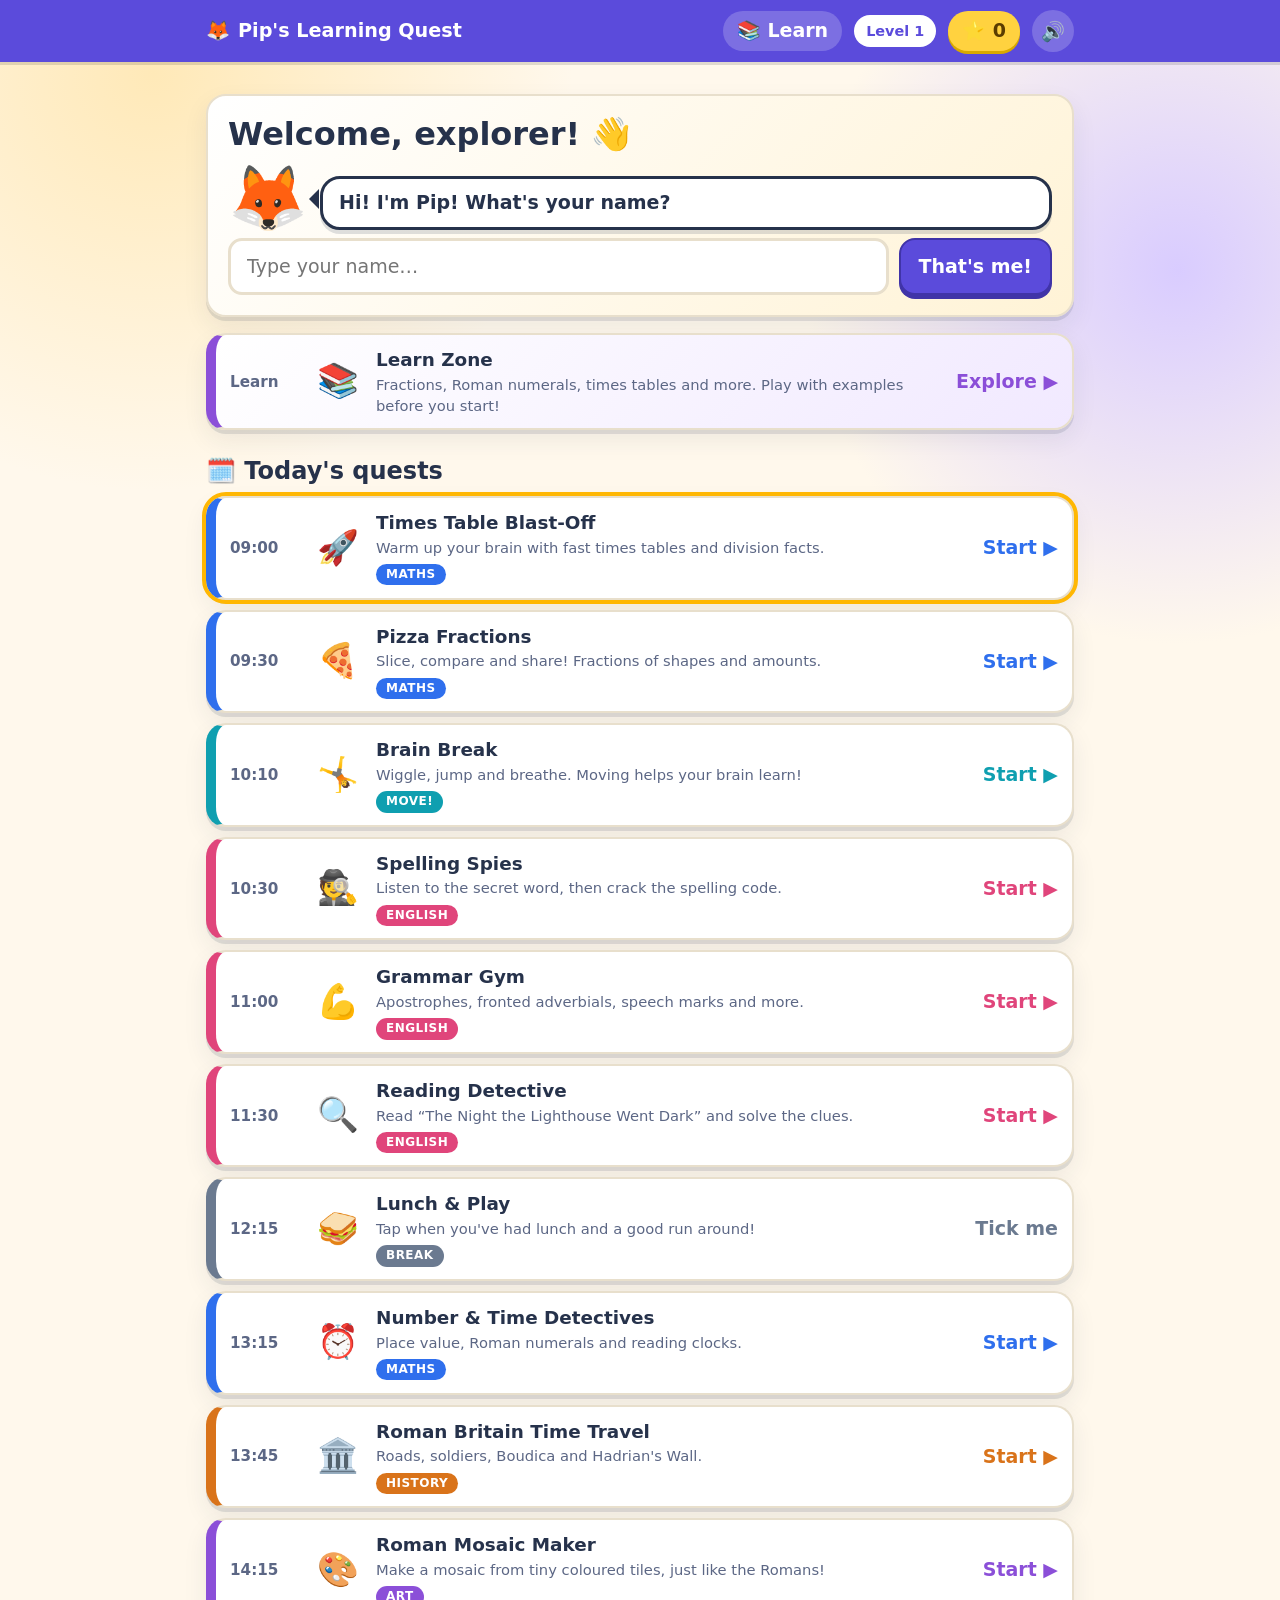
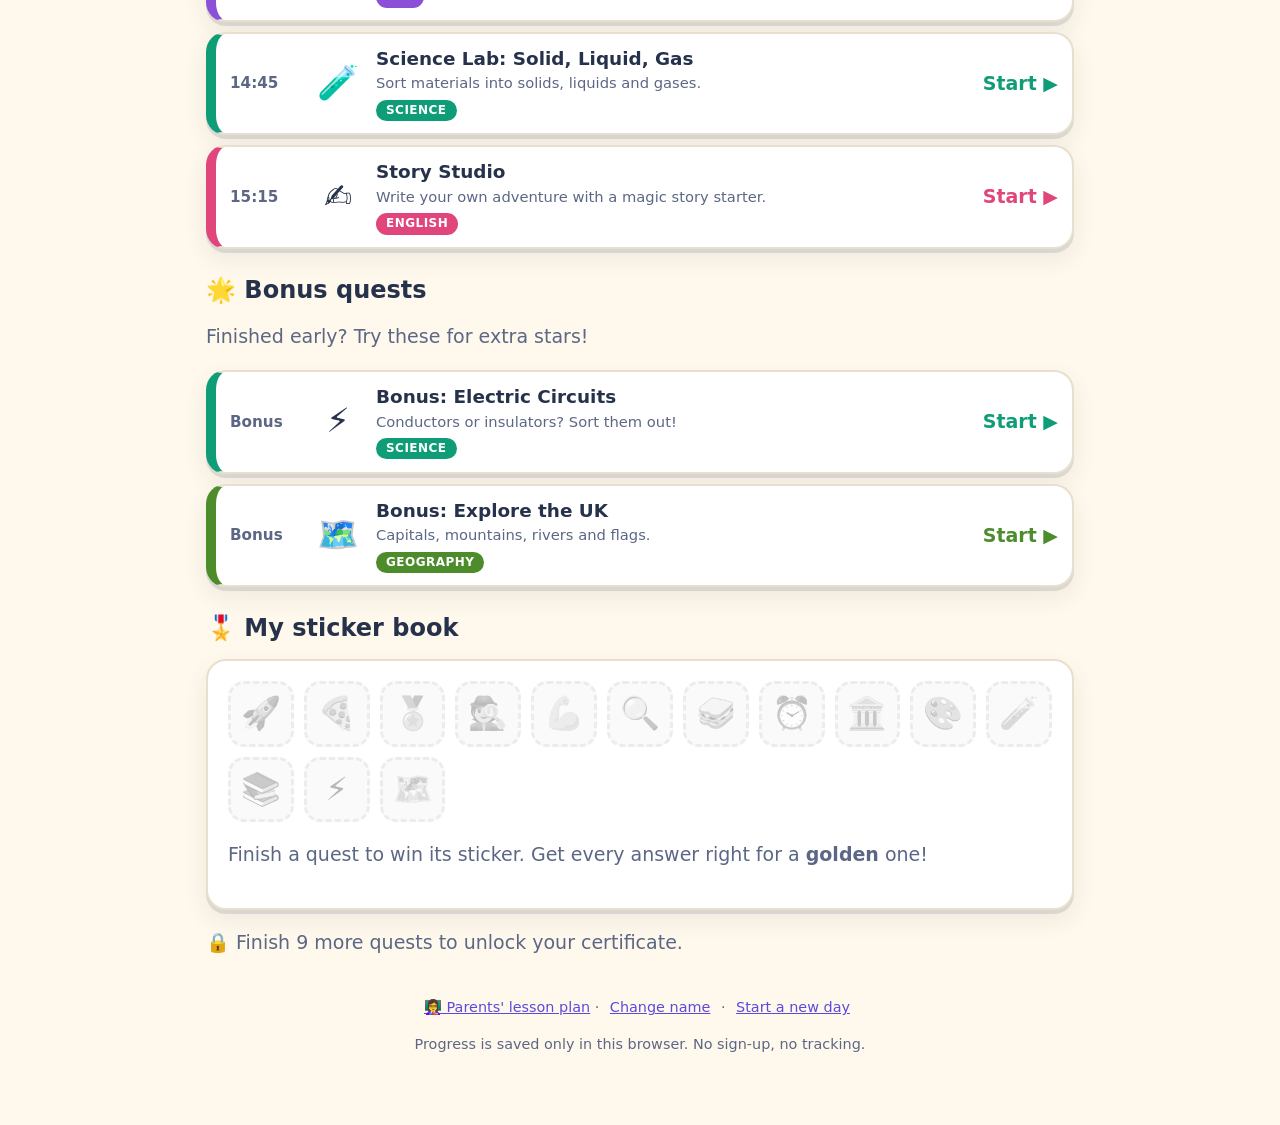
<file: index.html>
<!doctype html>
<html lang="en-GB">
<head>
<meta charset="utf-8">
<meta name="viewport" content="width=device-width,initial-scale=1">
<title>Pip's Learning Quest</title>
<meta name="description" content="A fun, interactive day of learning at home for 8-year-olds (Year 4, UK National Curriculum).">
<link rel="icon" href="data:image/svg+xml,%3Csvg xmlns='http://www.w3.org/2000/svg' viewBox='0 0 100 100'%3E%3Ctext y='.9em' font-size='90'%3E🦊%3C/text%3E%3C/svg%3E">
<link rel="stylesheet" href="styles.css?v=4">
</head>
<body>
<header class="site"><div class="in">
  <a class="brand" href="#/"><span>🦊</span> Pip's Learning Quest</a>
  <a class="learnlink" href="#/learn">📚 Learn</a>
  <span class="lvl" id="lvl">Level 1</span>
  <span class="stars" id="stars" aria-live="polite">⭐ 0</span>
  <button class="mute" id="mute" aria-label="Sound on or off" title="Sound on/off">🔊</button>
</div></header>
<main class="wrap" id="app"><noscript>This learning site needs JavaScript switched on.</noscript></main>
<script src="learn.js?v=4"></script>
<script src="app.js?v=4"></script>
</body>
</html>
</file>
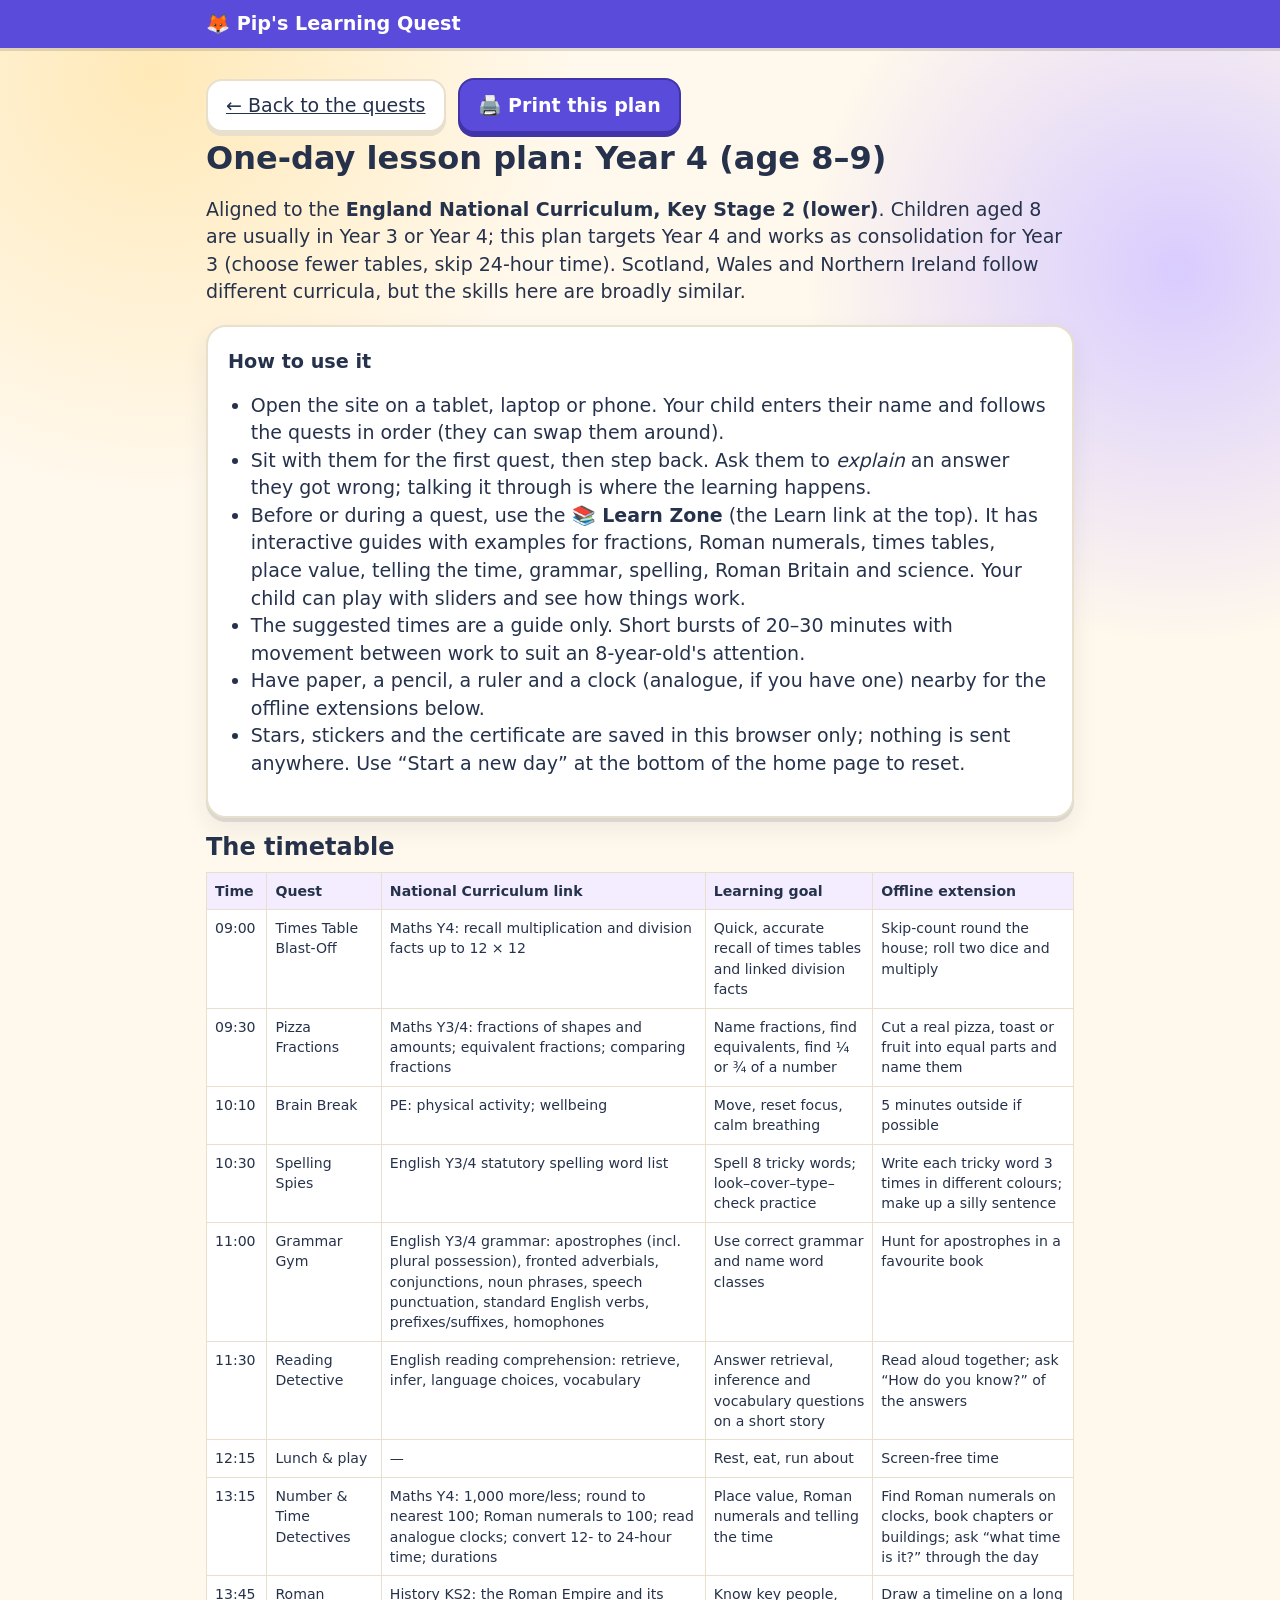
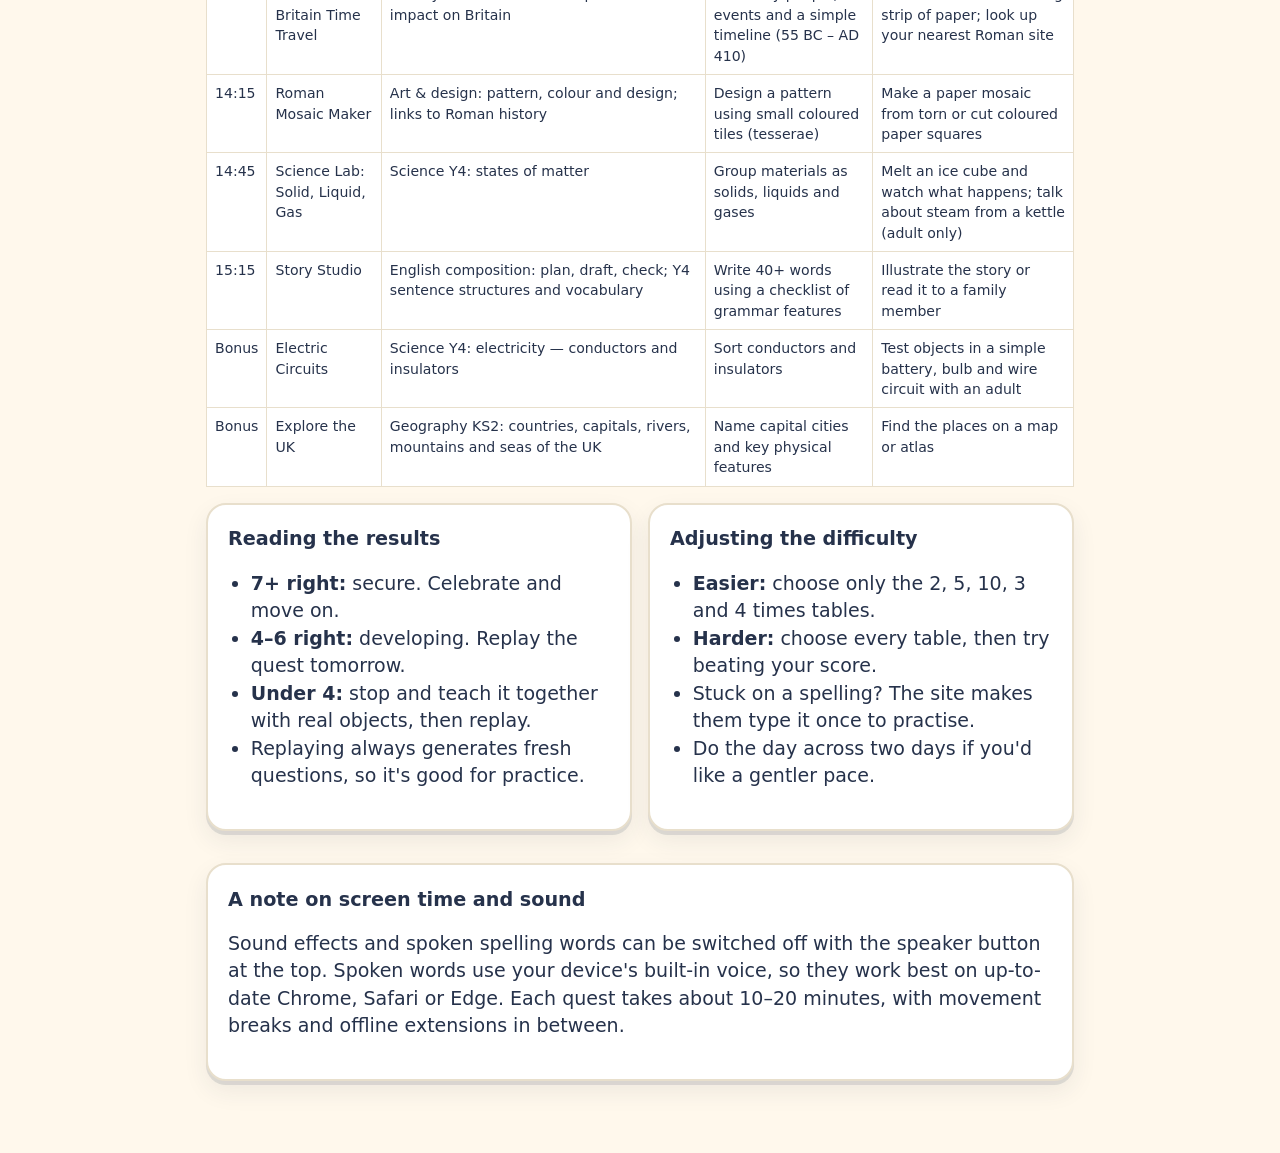
<file: plan.html>
<!doctype html>
<html lang="en-GB"><head><meta charset="utf-8"><meta name="viewport" content="width=device-width,initial-scale=1">
<title>Lesson plan for parents · Pip's Learning Quest</title>
<link rel="icon" href="data:image/svg+xml,%3Csvg xmlns='http://www.w3.org/2000/svg' viewBox='0 0 100 100'%3E%3Ctext y='.9em' font-size='90'%3E🦊%3C/text%3E%3C/svg%3E">
<link rel="stylesheet" href="styles.css"></head>
<body class="plan">
<header class="site no-print"><div class="in"><a class="brand" href="index.html">🦊 Pip's Learning Quest</a></div></header>
<main class="wrap">
<div class="no-print row"><a class="btn" href="index.html">← Back to the quests</a><button class="btn primary" onclick="window.print()">🖨️ Print this plan</button></div>
<h1>One-day lesson plan: Year 4 (age 8–9)</h1>
<p>Aligned to the <b>England National Curriculum, Key Stage 2 (lower)</b>. Children aged 8 are usually in Year 3 or Year 4; this plan targets Year 4 and works as consolidation for Year 3 (choose fewer tables, skip 24-hour time). Scotland, Wales and Northern Ireland follow different curricula, but the skills here are broadly similar.</p>
<div class="card"><h3>How to use it</h3><ul>
<li>Open the site on a tablet, laptop or phone. Your child enters their name and follows the quests in order (they can swap them around).</li>
<li>Sit with them for the first quest, then step back. Ask them to <i>explain</i> an answer they got wrong; talking it through is where the learning happens.</li>
<li>Before or during a quest, use the <b>📚 Learn Zone</b> (the Learn link at the top). It has interactive guides with examples for fractions, Roman numerals, times tables, place value, telling the time, grammar, spelling, Roman Britain and science. Your child can play with sliders and see how things work.</li>
<li>The suggested times are a guide only. Short bursts of 20–30 minutes with movement between work to suit an 8-year-old's attention.</li>
<li>Have paper, a pencil, a ruler and a clock (analogue, if you have one) nearby for the offline extensions below.</li>
<li>Stars, stickers and the certificate are saved in this browser only; nothing is sent anywhere. Use “Start a new day” at the bottom of the home page to reset.</li></ul></div>

<h2>The timetable</h2>
<div class="scroll"><table>
<tr><th>Time</th><th>Quest</th><th>National Curriculum link</th><th>Learning goal</th><th>Offline extension</th></tr>
<tr><td>09:00</td><td>Times Table Blast-Off</td><td>Maths Y4: recall multiplication and division facts up to 12 × 12</td><td>Quick, accurate recall of times tables and linked division facts</td><td>Skip-count round the house; roll two dice and multiply</td></tr>
<tr><td>09:30</td><td>Pizza Fractions</td><td>Maths Y3/4: fractions of shapes and amounts; equivalent fractions; comparing fractions</td><td>Name fractions, find equivalents, find ¼ or ¾ of a number</td><td>Cut a real pizza, toast or fruit into equal parts and name them</td></tr>
<tr><td>10:10</td><td>Brain Break</td><td>PE: physical activity; wellbeing</td><td>Move, reset focus, calm breathing</td><td>5 minutes outside if possible</td></tr>
<tr><td>10:30</td><td>Spelling Spies</td><td>English Y3/4 statutory spelling word list</td><td>Spell 8 tricky words; look–cover–type–check practice</td><td>Write each tricky word 3 times in different colours; make up a silly sentence</td></tr>
<tr><td>11:00</td><td>Grammar Gym</td><td>English Y3/4 grammar: apostrophes (incl. plural possession), fronted adverbials, conjunctions, noun phrases, speech punctuation, standard English verbs, prefixes/suffixes, homophones</td><td>Use correct grammar and name word classes</td><td>Hunt for apostrophes in a favourite book</td></tr>
<tr><td>11:30</td><td>Reading Detective</td><td>English reading comprehension: retrieve, infer, language choices, vocabulary</td><td>Answer retrieval, inference and vocabulary questions on a short story</td><td>Read aloud together; ask “How do you know?” of the answers</td></tr>
<tr><td>12:15</td><td>Lunch &amp; play</td><td>—</td><td>Rest, eat, run about</td><td>Screen-free time</td></tr>
<tr><td>13:15</td><td>Number &amp; Time Detectives</td><td>Maths Y4: 1,000 more/less; round to nearest 100; Roman numerals to 100; read analogue clocks; convert 12- to 24-hour time; durations</td><td>Place value, Roman numerals and telling the time</td><td>Find Roman numerals on clocks, book chapters or buildings; ask “what time is it?” through the day</td></tr>
<tr><td>13:45</td><td>Roman Britain Time Travel</td><td>History KS2: the Roman Empire and its impact on Britain</td><td>Know key people, events and a simple timeline (55 BC – AD 410)</td><td>Draw a timeline on a long strip of paper; look up your nearest Roman site</td></tr>
<tr><td>14:15</td><td>Roman Mosaic Maker</td><td>Art &amp; design: pattern, colour and design; links to Roman history</td><td>Design a pattern using small coloured tiles (tesserae)</td><td>Make a paper mosaic from torn or cut coloured paper squares</td></tr>
<tr><td>14:45</td><td>Science Lab: Solid, Liquid, Gas</td><td>Science Y4: states of matter</td><td>Group materials as solids, liquids and gases</td><td>Melt an ice cube and watch what happens; talk about steam from a kettle (adult only)</td></tr>
<tr><td>15:15</td><td>Story Studio</td><td>English composition: plan, draft, check; Y4 sentence structures and vocabulary</td><td>Write 40+ words using a checklist of grammar features</td><td>Illustrate the story or read it to a family member</td></tr>
<tr><td>Bonus</td><td>Electric Circuits</td><td>Science Y4: electricity — conductors and insulators</td><td>Sort conductors and insulators</td><td>Test objects in a simple battery, bulb and wire circuit with an adult</td></tr>
<tr><td>Bonus</td><td>Explore the UK</td><td>Geography KS2: countries, capitals, rivers, mountains and seas of the UK</td><td>Name capital cities and key physical features</td><td>Find the places on a map or atlas</td></tr>
</table></div>

<div class="two">
<div class="card"><h3>Reading the results</h3><ul>
<li><b>7+ right:</b> secure. Celebrate and move on.</li>
<li><b>4–6 right:</b> developing. Replay the quest tomorrow.</li>
<li><b>Under 4:</b> stop and teach it together with real objects, then replay.</li>
<li>Replaying always generates fresh questions, so it's good for practice.</li></ul></div>
<div class="card"><h3>Adjusting the difficulty</h3><ul>
<li><b>Easier:</b> choose only the 2, 5, 10, 3 and 4 times tables.</li>
<li><b>Harder:</b> choose every table, then try beating your score.</li>
<li>Stuck on a spelling? The site makes them type it once to practise.</li>
<li>Do the day across two days if you'd like a gentler pace.</li></ul></div></div>

<div class="card"><h3>A note on screen time and sound</h3><p>Sound effects and spoken spelling words can be switched off with the speaker button at the top. Spoken words use your device's built-in voice, so they work best on up-to-date Chrome, Safari or Edge. Each quest takes about 10–20 minutes, with movement breaks and offline extensions in between.</p></div>
</main></body></html>
</file>
<file: styles.css>
:root{
  --bg:#fff8ec; --card:#ffffff; --ink:#26324b; --muted:#5c6785; --line:#e8dfcc;
  --brand:#5b4bdb; --brand-d:#4034a8; --good:#14a36b; --good-bg:#e3f8ee; --bad:#d6455d; --bad-bg:#fde7eb;
  --maths:#2f6fed; --english:#e0457b; --science:#0f9d78; --history:#d9731a; --art:#8b4fd8; --pe:#0f9fb0; --geo:#4c8c2b;
  --radius:20px; --shadow:0 4px 0 rgba(38,50,75,.12), 0 10px 24px rgba(38,50,75,.08);
}
*{box-sizing:border-box}
html{-webkit-text-size-adjust:100%}
body{margin:0;background:var(--bg);color:var(--ink);font-family:"Nunito","Trebuchet MS","Segoe UI",system-ui,-apple-system,sans-serif;font-size:19px;line-height:1.45}
.wrap{max-width:900px;margin:0 auto;padding:16px 16px 56px}
h1,h2,h3{line-height:1.15;margin:.2em 0 .4em}
h1{font-size:2rem} h2{font-size:1.5rem} h3{font-size:1.2rem}
a{color:var(--brand)}
.hidden{display:none!important}
.sr{position:absolute;left:-9999px}

/* site header */
.site{background:var(--brand);color:#fff;position:sticky;top:0;z-index:10;box-shadow:0 3px 0 rgba(0,0,0,.12)}
.site .in{max-width:900px;margin:0 auto;display:flex;align-items:center;gap:12px;padding:10px 16px}
.site a.brand{color:#fff;text-decoration:none;font-weight:800;font-size:1.2rem;flex:1}
.stars{background:#ffd23f;color:#5a3d00;font-weight:800;border-radius:999px;padding:6px 14px;box-shadow:0 3px 0 #d9a900}

/* buttons */
.btn,.opt,.chip,.bucket-head{font:inherit;cursor:pointer;border:2px solid var(--line);background:#fff;color:var(--ink);border-radius:16px;padding:12px 18px;box-shadow:0 4px 0 var(--line);transition:transform .08s, box-shadow .08s}
.btn:active,.opt:active,.chip:active{transform:translateY(3px);box-shadow:0 1px 0 var(--line)}
.btn:focus-visible,.opt:focus-visible,.chip:focus-visible,input:focus-visible,textarea:focus-visible,select:focus-visible,a:focus-visible,.bucket-head:focus-visible{outline:4px solid #ffb703;outline-offset:2px}
.btn.primary{background:var(--brand);border-color:var(--brand-d);color:#fff;box-shadow:0 4px 0 var(--brand-d);font-weight:800}
.btn.primary:active{box-shadow:0 1px 0 var(--brand-d)}
.btn.big{font-size:1.25rem;padding:16px 28px}
.btn[disabled]{opacity:.5;cursor:not-allowed}
.row{display:flex;flex-wrap:wrap;gap:12px;align-items:center;margin-top:14px}
.row.center{justify-content:center}

/* cards */
.card{background:var(--card);border:2px solid var(--line);border-radius:var(--radius);padding:20px;box-shadow:var(--shadow);margin:16px 0}
.hero{background:linear-gradient(135deg,#fff 0%,#fff3d6 100%)}
.hero h1{margin-top:0}
.pbar{height:18px;background:#efe6d2;border-radius:999px;overflow:hidden;margin:10px 0 4px}
.pbar i,.bar i{display:block;height:100%;background:linear-gradient(90deg,#14a36b,#7ad66f);border-radius:999px;transition:width .4s}
.bar{height:10px;background:#efe6d2;border-radius:999px;overflow:hidden;margin:6px 0 12px}
.muted{color:var(--muted)}
.namebox{display:flex;gap:10px;flex-wrap:wrap}
input[type=text]{font:inherit;padding:12px 16px;border:3px solid var(--line);border-radius:14px;min-width:0;flex:1}

/* timetable */
.section-title{margin:28px 0 8px;display:flex;align-items:center;gap:10px}
.slot{display:grid;grid-template-columns:70px 52px 1fr auto;gap:12px;align-items:center;text-align:left;width:100%;font:inherit;color:inherit;text-decoration:none;background:#fff;border:2px solid var(--line);border-left:10px solid var(--c,var(--brand));border-radius:var(--radius);padding:12px 14px;margin:10px 0;box-shadow:var(--shadow);cursor:pointer}
.slot:hover{transform:translateY(-1px)}
.slot .time{font-weight:800;color:var(--muted);font-size:.95rem}
.slot .ico{font-size:2.1rem;text-align:center}
.slot .ttl{font-weight:800;font-size:1.15rem}
.slot .desc{font-size:.92rem;color:var(--muted)}
.slot .status{font-weight:800;color:var(--c,var(--brand));white-space:nowrap}
.slot.done{background:var(--good-bg);border-color:#bfe9d3;border-left-color:var(--good)}
.slot.done .status{color:var(--good)}
.tag{display:inline-block;font-size:.75rem;font-weight:800;text-transform:uppercase;letter-spacing:.04em;color:#fff;background:var(--c,var(--brand));border-radius:999px;padding:2px 10px;margin-top:4px}
.s-maths{--c:var(--maths)} .s-english{--c:var(--english)} .s-science{--c:var(--science)} .s-history{--c:var(--history)} .s-art{--c:var(--art)} .s-pe{--c:var(--pe)} .s-geo{--c:var(--geo)} .s-other{--c:#6b7a90}
@media(max-width:560px){.slot{grid-template-columns:48px 1fr auto}.slot .time{display:none}}

/* activity chrome */
.topbar{display:flex;align-items:center;gap:12px;margin:8px 0}
.topbar h2{margin:0;flex:1}
.intro{font-size:1.05rem}
.qmeta{display:flex;justify-content:space-between;font-weight:800;color:var(--muted)}
.prompt{font-size:1.5rem;font-weight:800;margin:10px 0 14px}
.opts{display:grid;grid-template-columns:repeat(auto-fit,minmax(200px,1fr));gap:12px}
.opt{font-size:1.15rem;text-align:center;min-height:56px}
.opt.right,.chip.right{background:var(--good-bg);border-color:var(--good);box-shadow:0 4px 0 var(--good)}
.opt.wrong{background:var(--bad-bg);border-color:var(--bad);box-shadow:0 4px 0 var(--bad)}
.opt[disabled]{cursor:default;opacity:1}
.feedback{min-height:1.6em;margin:14px 0 4px;font-weight:700}
.feedback.good{color:var(--good)} .feedback.bad{color:var(--bad)}
.answer{font-size:1.6rem;max-width:300px;text-align:center}
.spell{letter-spacing:.12em;font-size:1.3em}
.sent{font-size:1.3rem;display:block;margin:6px 0 12px}
.blank{display:inline-block;border-bottom:4px dotted var(--english);min-width:5em;text-align:center;color:transparent}
.passage{background:#fffdf5;border:2px dashed #e6d7ae;border-radius:16px;padding:12px 18px}
.passage summary{font-weight:800;cursor:pointer}
.passage p{margin:.6em 0}
.frac{display:inline-flex;flex-direction:column;align-items:center;vertical-align:middle;line-height:1.1;font-weight:800;margin:0 .15em}
.frac .n{border-bottom:.12em solid currentColor;padding:0 .25em}
.pizza{width:150px;height:150px;display:block;margin:0 auto 6px}
.clock{width:200px;height:200px;display:block;margin:0 auto 6px}
.listen{font-size:1.2rem}
.bigscore{font-size:3.4rem;font-weight:900;color:var(--brand)}
.result{text-align:center}

/* chips, sorter, order */
.pool,.chips{display:flex;flex-wrap:wrap;gap:10px;margin:12px 0}
.chip{padding:10px 16px;font-weight:700}
.chip.sel{background:#fff3c4;border-color:#ffb703;box-shadow:0 4px 0 #ffb703}
.chip.num{position:relative}
.chip.num b{background:var(--brand);color:#fff;border-radius:999px;padding:0 8px;margin-right:6px}
.buckets{display:grid;grid-template-columns:repeat(auto-fit,minmax(220px,1fr));gap:14px;margin-top:16px}
.bucket{background:#fff;border:3px dashed var(--line);border-radius:18px;padding:10px;min-height:150px}
.bucket-head{width:100%;font-weight:800;font-size:1.1rem;margin-bottom:8px}
.placed{display:inline-block;background:var(--good-bg);border:2px solid var(--good);border-radius:12px;padding:4px 10px;margin:4px 4px 0 0;font-weight:700}
.shake{animation:shake .4s}
@keyframes shake{20%{transform:translateX(-8px)}40%{transform:translateX(8px)}60%{transform:translateX(-6px)}80%{transform:translateX(6px)}}

/* break */
.movecard{text-align:center}
.movecard .big{font-size:4rem}
.timer{font-size:3rem;font-weight:900;color:var(--pe)}
.breathe{width:140px;height:140px;border-radius:50%;background:radial-gradient(circle,#9be7ef,#0f9fb0);margin:20px auto;animation:breathe 8s ease-in-out infinite}
@keyframes breathe{0%,100%{transform:scale(.6)}50%{transform:scale(1.15)}}

/* art */
canvas.mosaic{width:min(100%,420px);aspect-ratio:1;border:4px solid #7a4a12;border-radius:8px;touch-action:none;background:#f4ead2;display:block;margin:10px auto;cursor:crosshair}
.swatches{display:flex;flex-wrap:wrap;gap:10px;justify-content:center}
.sw{width:44px;height:44px;border-radius:10px;border:3px solid #fff;box-shadow:0 0 0 2px var(--line);cursor:pointer;padding:0}
.sw.on{box-shadow:0 0 0 4px var(--brand)}

/* story */
textarea{width:100%;min-height:260px;font:inherit;font-size:1.15rem;line-height:1.6;padding:14px;border:3px solid var(--line);border-radius:14px;resize:vertical}
select{font:inherit;padding:10px;border-radius:12px;border:3px solid var(--line);max-width:100%}
.check{display:flex;gap:10px;align-items:flex-start;margin:6px 0}
.check input{width:24px;height:24px;margin-top:2px;accent-color:var(--brand)}
.two{display:grid;grid-template-columns:1fr 1fr;gap:16px}
@media(max-width:700px){.two{grid-template-columns:1fr}}

/* confetti */
.confetti{position:fixed;top:-20px;width:10px;height:16px;z-index:50;pointer-events:none;animation:fall linear forwards}
@keyframes fall{to{transform:translateY(110vh) rotate(720deg)}}

/* certificate */
.cert{background:#fffdf5;border:10px double #c9a227;border-radius:12px;padding:40px 24px;text-align:center;margin:20px 0}
.cert h1{font-size:2.4rem;color:#8a6a00}
.cert .nm{font-size:2.6rem;font-weight:900;color:var(--brand);margin:10px 0;border-bottom:3px solid #c9a227;display:inline-block;padding:0 24px}

footer{margin-top:40px;text-align:center;color:var(--muted);font-size:.9rem}
footer button{font:inherit;background:none;border:none;color:var(--brand);text-decoration:underline;cursor:pointer}

/* parent plan page */
.plan table{width:100%;border-collapse:collapse;font-size:.88rem;background:#fff}
.plan th,.plan td{border:1px solid var(--line);padding:8px;vertical-align:top;text-align:left}
.plan th{background:#f3edff}
.plan .scroll{overflow-x:auto}
.plan ul{padding-left:1.2em}

@media print{
  body{background:#fff;font-size:12pt}
  .site,.no-print,footer,.topbar .btn{display:none!important}
  .card{box-shadow:none;break-inside:avoid}
  .cert{margin:0}
  .plan table{font-size:9pt}
  .plan-only-screen{display:none}
}
@media(prefers-reduced-motion:reduce){*{animation:none!important;transition:none!important}}

/* ===== FUN LAYER ===== */
body{background:radial-gradient(circle at 12% 8%,#ffe9b8 0,transparent 30%),radial-gradient(circle at 92% 30%,#d9ccff 0,transparent 28%),var(--bg);background-attachment:fixed}
.site .brand{display:flex;align-items:center;gap:8px}
.mute{background:rgba(255,255,255,.2);border:none;color:#fff;border-radius:999px;font-size:1.2rem;width:42px;height:42px;cursor:pointer}
.lvl{background:#fff;color:var(--brand);font-weight:800;border-radius:999px;padding:6px 12px;font-size:.9rem;white-space:nowrap}
.mascot{display:flex;align-items:flex-end;gap:12px;margin:8px 0}
.mascot .pip{font-size:4rem;line-height:1;animation:bob 2.4s ease-in-out infinite;cursor:pointer;user-select:none;background:none;border:none;padding:0}
.mascot .pip.cheer{animation:hop .6s ease 2}
.bubble{position:relative;background:#fff;border:3px solid var(--ink);border-radius:20px;padding:10px 16px;font-weight:800;flex:1;box-shadow:0 4px 0 rgba(38,50,75,.15)}
.bubble:before{content:"";position:absolute;left:-14px;bottom:18px;border:10px solid transparent;border-right-color:var(--ink);border-left:0}
@keyframes bob{50%{transform:translateY(-6px) rotate(-3deg)}}
@keyframes hop{0%,100%{transform:translateY(0)}40%{transform:translateY(-26px) rotate(8deg)}}
.pop{animation:pop .4s cubic-bezier(.2,1.8,.4,1)}
@keyframes pop{from{transform:scale(.6);opacity:0}to{transform:scale(1);opacity:1}}
.combo{position:fixed;left:50%;top:22%;transform:translateX(-50%);z-index:60;font-size:2.2rem;font-weight:900;color:#fff;background:linear-gradient(135deg,#ff7a18,#ff3d6e);padding:10px 26px;border-radius:999px;box-shadow:0 8px 0 rgba(0,0,0,.18);pointer-events:none;animation:combo 1.3s ease forwards;text-align:center}
@keyframes combo{0%{transform:translate(-50%,30px) scale(.4);opacity:0}15%{transform:translate(-50%,0) scale(1.15);opacity:1}30%{transform:translate(-50%,0) scale(1)}80%{opacity:1}100%{transform:translate(-50%,-40px) scale(1);opacity:0}}
.opt.right{animation:pop .4s}
.opt:hover:not([disabled]),.chip:hover:not([disabled]){transform:translateY(-2px) rotate(-.5deg)}
.slot{transition:transform .15s}
.slot:hover{transform:translateY(-3px) rotate(-.3deg)}
.slot.next{outline:4px solid #ffb703;animation:pulse 1.6s ease-in-out infinite}
@keyframes pulse{50%{box-shadow:0 0 0 10px rgba(255,183,3,.25),var(--shadow)}}
.stickers{display:grid;grid-template-columns:repeat(auto-fill,minmax(64px,1fr));gap:10px}
.stk{aspect-ratio:1;display:grid;place-items:center;font-size:2rem;border-radius:16px;background:#f3edff;border:3px dashed #cfc3f5;filter:grayscale(1) opacity(.35)}
.stk.got{filter:none;background:#fff;border:3px solid #ffd23f;animation:pop .5s;box-shadow:0 3px 0 #d9a900}
.stk.gold{background:linear-gradient(135deg,#fff3b0,#ffd23f)}
.lvlbar{height:14px;background:#e9e1ff;border-radius:999px;overflow:hidden;margin-top:6px}
.lvlbar i{display:block;height:100%;background:linear-gradient(90deg,#8b4fd8,#e0457b);border-radius:999px;transition:width .6s}
.rainbow{background:linear-gradient(90deg,#e0457b,#d9731a,#c9a000,#0f9d78,#2f6fed,#8b4fd8);-webkit-background-clip:text;background-clip:text;color:transparent}
.wiggle{display:inline-block;animation:wig 1.2s ease-in-out infinite}
@keyframes wig{50%{transform:rotate(12deg) scale(1.1)}}

/* ===== LEARN ZONE ===== */
.learnlink{background:rgba(255,255,255,.2);color:#fff;text-decoration:none;font-weight:800;border-radius:999px;padding:6px 14px;white-space:nowrap}
.learnlink:hover{background:rgba(255,255,255,.35)}
.learnbanner{--c:#8b4fd8;background:linear-gradient(135deg,#fff 0,#f1e9ff 100%)}
.ltabs{display:flex;flex-wrap:wrap;gap:8px;margin:14px 0}
.ltab{display:inline-flex;align-items:center;gap:6px;background:#fff;border:2px solid var(--line);border-radius:999px;padding:8px 14px;text-decoration:none;color:var(--ink);font-weight:700;font-size:.92rem;box-shadow:0 3px 0 var(--line)}
.ltab.on{background:var(--brand);border-color:var(--brand-d);color:#fff;box-shadow:0 3px 0 var(--brand-d)}
.ltab:hover{transform:translateY(-1px)}
.slider{width:100%;accent-color:var(--brand);height:32px;display:block;margin:6px 0 10px}
.sl{display:block;font-weight:700;margin-top:10px}
.sl b{color:var(--brand)}
.center{text-align:center}
.big-eq{font-size:1.8rem;font-weight:800;text-align:center;margin:12px 0}
.big-eq b,.roman{color:var(--brand)}
.roman{font-weight:900;letter-spacing:.08em}
.tips{display:grid;grid-template-columns:repeat(auto-fit,minmax(240px,1fr));gap:12px}
.tipcard{background:#fffdf5;border:2px solid #f0e3b8;border-radius:16px;padding:12px 14px;font-size:.95rem}
.tipcard>b{display:block;margin-bottom:4px;color:var(--ink)}
.dotwrap{display:flex;justify-content:center;overflow-x:auto;padding:8px 0}
.dots{display:grid;gap:4px}
.dot{width:18px;height:18px;border-radius:50%;display:block;background:#2f6fed}
.dot.r1{background:#e0457b}
.fam{background:#f3edff;border-radius:14px;padding:10px 14px;text-align:center;font-size:.95rem}
.fbar{display:flex;flex:1;height:38px;border:3px solid #7a4a12;border-radius:8px;overflow:hidden;background:#fff7e0}
.fbar i{flex:1;border-right:2px solid #7a4a12}
.fbar i:last-child{border-right:none}
.fbar i.on{background:#ffb703}
.eqrow{display:flex;align-items:center;gap:12px;margin:8px 0}
.eqlab{width:64px;text-align:center;font-size:1.1rem}
.groups{display:flex;flex-wrap:wrap;gap:12px;justify-content:center;margin:12px 0}
.grp{display:flex;flex-wrap:wrap;gap:3px;width:90px;justify-content:center;padding:8px;border:3px dashed var(--line);border-radius:14px}
.grp.on{border-color:#ffb703;background:#fff7e0}
.grp .dot{width:14px;height:14px}
.symbols{display:flex;gap:10px;flex-wrap:wrap;justify-content:center}
.sym{width:72px;text-align:center;background:#fff7e0;border:3px solid #7a4a12;border-radius:14px;padding:8px}
.sym .roman{font-size:1.8rem}
.rchip{background:#e3f0ff;border:2px solid var(--maths);border-radius:12px;padding:4px 10px;font-weight:700}
.rchip.sub{background:#fff0dc;border-color:var(--history)}
.plus{font-weight:900;color:var(--muted)}
.pvwrap{overflow-x:auto}
table.pv{width:100%;border-collapse:collapse;text-align:center;margin-top:12px}
table.pv th{background:#f3edff;padding:8px;font-size:.85rem;border:2px solid var(--line)}
table.pv td{border:2px solid var(--line);padding:8px;font-size:.8rem;color:var(--muted)}
table.pv .digits td{font-size:2.4rem;font-weight:900;color:var(--ink)}
table.pv .ghost{opacity:.15}
.nline{width:100%;max-width:520px;display:block;margin:10px auto}
.timegrid{display:grid;grid-template-columns:repeat(auto-fit,minmax(150px,1fr));gap:10px;margin-top:8px}
.tcell{background:#f3edff;border-radius:14px;padding:10px;text-align:center}
.tcell span{display:block;font-size:.8rem;color:var(--muted);font-weight:700;text-transform:uppercase}
.tcell b{font-size:1.3rem}
.gcard summary{font-weight:800;font-size:1.15rem;cursor:pointer}
.gcard ul{padding-left:1.2em}
.gcard li{margin:6px 0}
mark{background:#ffe27a;border-radius:6px;padding:0 4px;color:var(--ink)}
.timeline{border-left:5px solid var(--history);margin-left:10px;padding-left:16px}
.tl{display:flex;gap:14px;margin:14px 0;position:relative}
.tl:before{content:"";position:absolute;left:-26px;top:6px;width:14px;height:14px;border-radius:50%;background:var(--history);border:3px solid #fff}
.tly{min-width:96px;font-weight:900;color:var(--history)}
.sci{width:100%;max-width:420px;display:block;margin:10px auto;background:#eaf6ff;border-radius:16px;border:3px solid #bcdcf0}
.placed.ins{background:#fde7eb;border-color:var(--bad)}
.steps li{margin:8px 0}
@media(max-width:560px){.learnlink{padding:6px 10px;font-size:.85rem}.site .in{gap:8px}.eqlab{width:52px}}

/* links styled as buttons must be real blocks so their padding doesn't overlap neighbours */
a.btn{display:inline-block;text-align:center;line-height:1.3}
.card>a.btn{margin-top:10px}
</file>
